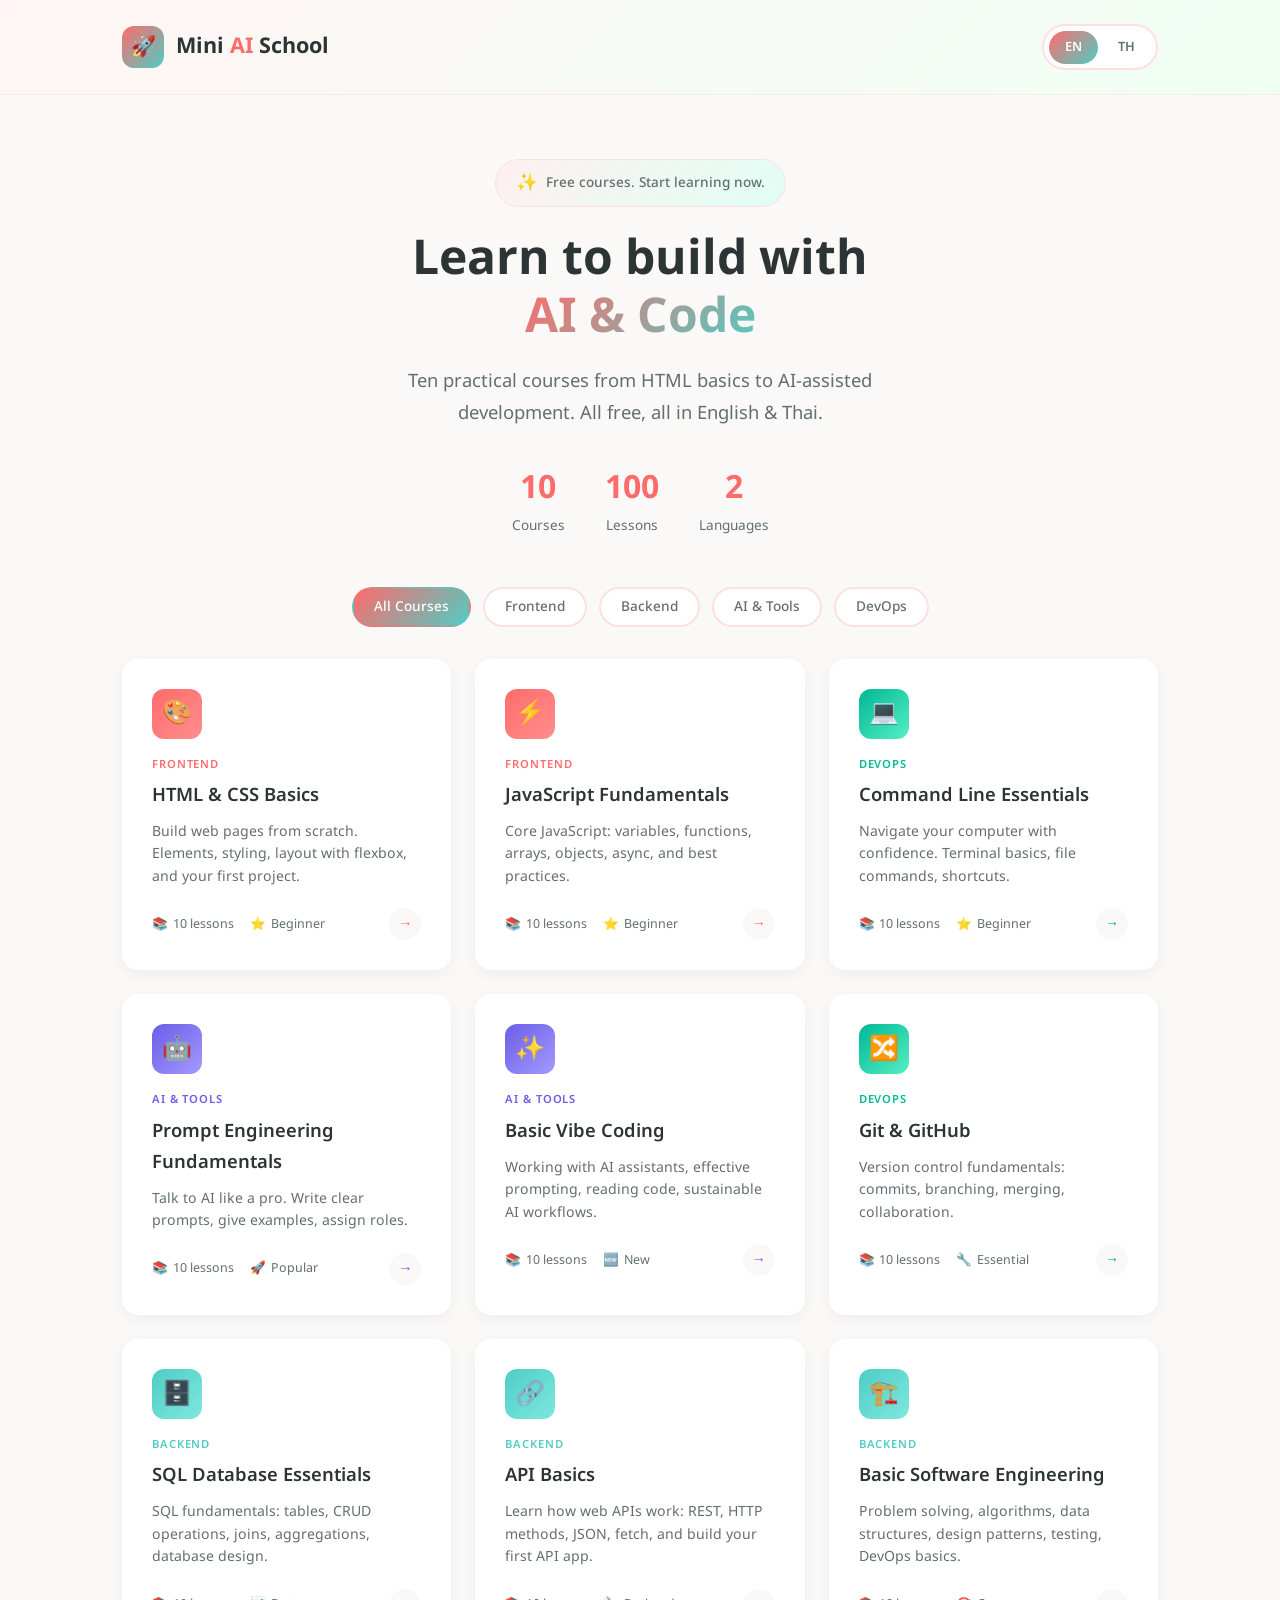
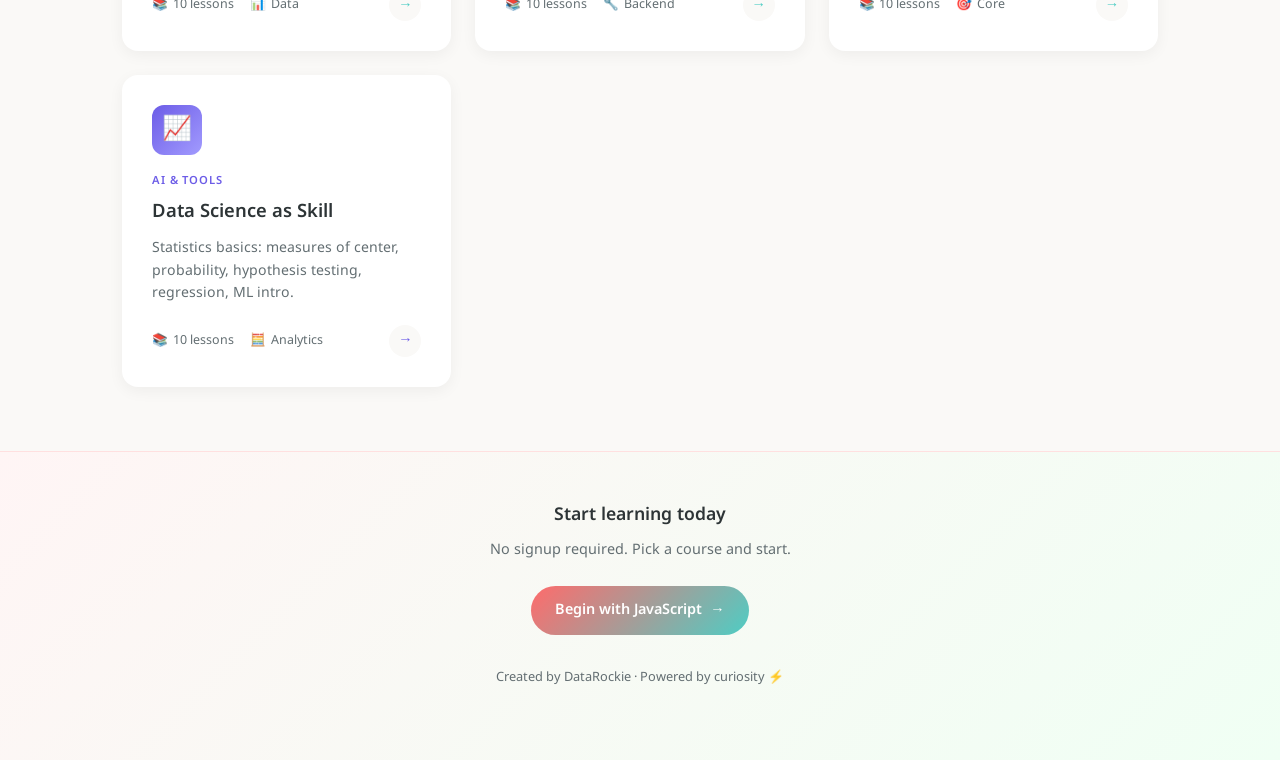
<file: index.html>
<!DOCTYPE html>
<html lang="en">
<head>
    <meta charset="UTF-8">
    <meta name="viewport" content="width=device-width, initial-scale=1.0">
    <title>Mini AI School - Free AI & Programming Courses | Learn AI for Beginners</title>
    <meta name="description" content="Free AI courses for beginners in Thailand. Learn AI, prompt engineering, and programming from scratch. No experience needed. 10 practical courses in English & Thai.">
    <meta name="keywords" content="learn ai, free ai course, ai for beginners, เรียน ai, คอร์ส ai ฟรี, ai สำหรับผู้เริ่มต้น, learn coding, เขียนโค้ด, programming course, thailand, free course">
    <meta name="author" content="DataRockie">
    <meta name="robots" content="index, follow">
    <link rel="canonical" href="https://mini-ai.datarockie.com/">
    
    <!-- Open Graph -->
    <meta property="og:title" content="Mini AI School - Free AI & Programming Courses">
    <meta property="og:description" content="Free AI courses for beginners. Learn prompt engineering, coding, and more. 10 courses in EN/TH.">
    <meta property="og:image" content="https://mini-ai.datarockie.com/og-image-mini-ai-school.webp">
    <meta property="og:url" content="https://mini-ai.datarockie.com/">
    <meta property="og:type" content="website">
    <meta property="og:locale" content="en_US">
    <meta property="og:locale:alternate" content="th_TH">
    <meta property="og:site_name" content="Mini AI School">
    
    <!-- Twitter Card -->
    <meta name="twitter:card" content="summary_large_image">
    <meta name="twitter:title" content="Mini AI School - Free AI & Programming Courses">
    <meta name="twitter:description" content="Free AI courses for beginners. Learn prompt engineering, coding, and more.">
    <meta name="twitter:image" content="https://mini-ai.datarockie.com/og-image-mini-ai-school.webp">
    
    <!-- JSON-LD Structured Data -->
    <script type="application/ld+json">
    {
        "@context": "https://schema.org",
        "@type": "WebSite",
        "name": "Mini AI School",
        "description": "Free AI & programming courses for beginners in Thailand",
        "url": "https://mini-ai.datarockie.com",
        "inLanguage": ["en", "th"],
        "publisher": {
            "@type": "Organization",
            "name": "DataRockie",
            "url": "https://datarockie.com"
        }
    }
    </script>
    
    <link rel="preconnect" href="https://fonts.googleapis.com">
    <link rel="preconnect" href="https://fonts.gstatic.com" crossorigin>
    <link href="https://fonts.googleapis.com/css2?family=JetBrains+Mono:wght@400;500;600;700&family=Noto+Sans+Thai:wght@400;500;600;700&display=swap" rel="stylesheet">
    <style>
        :root {
            --bg: #faf9f7;
            --bg-alt: #fff5f5;
            --text: #2d3436;
            --text-muted: #636e72;
            --accent-coral: #ff6b6b;
            --accent-teal: #4ecdc4;
            --accent-purple: #6c5ce7;
            --accent-yellow: #ffeaa7;
            --card-bg: #ffffff;
            --border: #ffe0e0;
            --shadow: 0 8px 30px rgba(255, 107, 107, 0.12);
            --radius: 16px;
            --radius-sm: 10px;
        }

        * {
            margin: 0;
            padding: 0;
            box-sizing: border-box;
        }

        html {
            scroll-behavior: smooth;
        }

        body {
            font-family: 'Noto Sans Thai', sans-serif;
            background: var(--bg);
            color: var(--text);
            line-height: 1.7;
            min-height: 100vh;
        }

        /* Header */
        header {
            padding: 1.5rem 0;
            background: linear-gradient(135deg, #fff5f5 0%, #f0fff4 100%);
            border-bottom: 1px solid rgba(255, 107, 107, 0.1);
        }

        .header-inner {
            max-width: 1100px;
            margin: 0 auto;
            padding: 0 2rem;
            display: flex;
            justify-content: space-between;
            align-items: center;
        }

        .logo {
            display: flex;
            align-items: center;
            gap: 0.75rem;
        }

        .logo-icon {
            width: 42px;
            height: 42px;
            background: linear-gradient(135deg, var(--accent-coral) 0%, var(--accent-teal) 100%);
            border-radius: 12px;
            display: flex;
            align-items: center;
            justify-content: center;
            font-size: 1.25rem;
        }

        .logo-text {
            font-size: 1.35rem;
            font-weight: 700;
            color: var(--text);
        }

        .logo-text span {
            color: var(--accent-coral);
        }

        /* Language toggle */
        .lang-toggle {
            display: inline-flex;
            align-items: center;
            gap: 0.25rem;
            background: var(--card-bg);
            border: 2px solid var(--border);
            border-radius: 25px;
            padding: 0.3rem;
        }

        .lang-btn {
            background: none;
            border: none;
            color: var(--text-muted);
            font-family: inherit;
            font-size: 0.8rem;
            font-weight: 600;
            cursor: pointer;
            padding: 0.4rem 1rem;
            border-radius: 20px;
            transition: all 0.25s ease;
        }

        .lang-btn:hover {
            color: var(--text);
        }

        .lang-btn.active {
            background: linear-gradient(135deg, var(--accent-coral) 0%, var(--accent-teal) 100%);
            color: #fff;
        }

        /* Hero */
        .hero {
            max-width: 1100px;
            margin: 0 auto;
            padding: 4rem 2rem 3rem;
            text-align: center;
        }

        .hero-badge {
            display: inline-flex;
            align-items: center;
            gap: 0.5rem;
            background: linear-gradient(135deg, #fff0f0 0%, #e0fff5 100%);
            border: 1px solid var(--border);
            padding: 0.5rem 1.25rem;
            border-radius: 25px;
            font-size: 0.85rem;
            font-weight: 500;
            color: var(--text-muted);
            margin-bottom: 1.5rem;
        }

        .hero-badge .icon {
            font-size: 1.1rem;
        }

        .hero h1 {
            font-size: 3rem;
            font-weight: 700;
            line-height: 1.2;
            margin-bottom: 1.25rem;
            color: var(--text);
        }

        .hero h1 .highlight {
            background: linear-gradient(135deg, var(--accent-coral) 0%, var(--accent-teal) 100%);
            -webkit-background-clip: text;
            -webkit-text-fill-color: transparent;
            background-clip: text;
        }

        .hero p {
            font-size: 1.15rem;
            color: var(--text-muted);
            max-width: 550px;
            margin: 0 auto 2rem;
        }

        .hero-stats {
            display: flex;
            justify-content: center;
            gap: 2.5rem;
            flex-wrap: wrap;
        }

        .stat {
            text-align: center;
        }

        .stat-number {
            font-size: 2rem;
            font-weight: 700;
            color: var(--accent-coral);
        }

        .stat-label {
            font-size: 0.85rem;
            color: var(--text-muted);
        }

        /* Category tabs */
        .category-tabs {
            max-width: 1100px;
            margin: 0 auto;
            padding: 0 2rem;
            display: flex;
            justify-content: center;
            gap: 0.75rem;
            flex-wrap: wrap;
            margin-bottom: 2rem;
        }

        .category-tab {
            background: var(--card-bg);
            border: 2px solid var(--border);
            border-radius: 25px;
            padding: 0.5rem 1.25rem;
            font-family: inherit;
            font-size: 0.85rem;
            font-weight: 500;
            color: var(--text-muted);
            cursor: pointer;
            transition: all 0.25s ease;
        }

        .category-tab:hover {
            border-color: var(--accent-coral);
            color: var(--accent-coral);
        }

        .category-tab.active {
            background: linear-gradient(135deg, var(--accent-coral) 0%, var(--accent-teal) 100%);
            border-color: transparent;
            color: #fff;
        }

        /* Courses Grid */
        .courses {
            max-width: 1100px;
            margin: 0 auto;
            padding: 0 2rem 4rem;
            display: grid;
            grid-template-columns: repeat(auto-fill, minmax(320px, 1fr));
            gap: 1.5rem;
        }

        .course-card {
            background: var(--card-bg);
            border: 2px solid transparent;
            border-radius: var(--radius);
            padding: 1.75rem;
            text-decoration: none;
            color: inherit;
            transition: all 0.3s ease;
            box-shadow: 0 4px 15px rgba(0, 0, 0, 0.05);
            position: relative;
            overflow: hidden;
        }

        .course-card::before {
            content: '';
            position: absolute;
            top: 0;
            left: 0;
            right: 0;
            height: 4px;
            background: linear-gradient(90deg, var(--card-accent, var(--accent-coral)) 0%, var(--card-accent2, var(--accent-teal)) 100%);
            opacity: 0;
            transition: opacity 0.3s ease;
        }

        .course-card:hover {
            transform: translateY(-4px);
            box-shadow: var(--shadow);
            border-color: var(--border);
        }

        .course-card:hover::before {
            opacity: 1;
        }

        .course-card:focus-visible {
            outline: 2px solid var(--accent-coral);
            outline-offset: 2px;
        }

        .course-icon {
            width: 50px;
            height: 50px;
            border-radius: 12px;
            display: flex;
            align-items: center;
            justify-content: center;
            font-size: 1.5rem;
            margin-bottom: 1rem;
            background: linear-gradient(135deg, var(--card-accent, var(--accent-coral)) 0%, var(--card-accent2, var(--accent-teal)) 100%);
            color: #fff;
        }

        .course-category {
            font-size: 0.7rem;
            font-weight: 600;
            text-transform: uppercase;
            letter-spacing: 0.08em;
            color: var(--card-accent, var(--accent-coral));
            margin-bottom: 0.4rem;
        }

        .course-card h3 {
            font-size: 1.15rem;
            font-weight: 600;
            margin-bottom: 0.6rem;
            color: var(--text);
        }

        .course-card p {
            font-size: 0.88rem;
            color: var(--text-muted);
            margin-bottom: 1.25rem;
            line-height: 1.6;
        }

        .course-footer {
            display: flex;
            justify-content: space-between;
            align-items: center;
        }

        .course-meta {
            display: flex;
            gap: 1rem;
            font-size: 0.78rem;
            color: var(--text-muted);
        }

        .course-meta span {
            display: flex;
            align-items: center;
            gap: 0.3rem;
        }

        .course-arrow {
            width: 32px;
            height: 32px;
            border-radius: 50%;
            background: var(--bg);
            display: flex;
            align-items: center;
            justify-content: center;
            color: var(--card-accent, var(--accent-coral));
            font-size: 0.9rem;
            transition: all 0.25s ease;
        }

        .course-card:hover .course-arrow {
            background: linear-gradient(135deg, var(--accent-coral) 0%, var(--accent-teal) 100%);
            color: #fff;
        }

        /* Category colors */
        .course-card[data-category="frontend"] {
            --card-accent: var(--accent-coral);
            --card-accent2: #ff8e8e;
        }

        .course-card[data-category="backend"] {
            --card-accent: var(--accent-teal);
            --card-accent2: #7ee8e0;
        }

        .course-card[data-category="ai"] {
            --card-accent: var(--accent-purple);
            --card-accent2: #a29bfe;
        }

        .course-card[data-category="devops"] {
            --card-accent: #00b894;
            --card-accent2: #55efc4;
        }

        /* Footer */
        footer {
            background: linear-gradient(135deg, #fff5f5 0%, #f0fff4 100%);
            border-top: 1px solid var(--border);
            padding: 3rem 0;
            text-align: center;
        }

        .footer-inner {
            max-width: 600px;
            margin: 0 auto;
            padding: 0 2rem;
        }

        footer h3 {
            font-size: 1.1rem;
            font-weight: 600;
            margin-bottom: 0.5rem;
            color: var(--text);
        }

        footer p {
            color: var(--text-muted);
            font-size: 0.9rem;
            margin-bottom: 1.5rem;
        }

        .footer-cta {
            display: inline-flex;
            align-items: center;
            gap: 0.5rem;
            background: linear-gradient(135deg, var(--accent-coral) 0%, var(--accent-teal) 100%);
            color: #fff;
            padding: 0.75rem 1.5rem;
            border-radius: 25px;
            text-decoration: none;
            font-weight: 600;
            font-size: 0.9rem;
            transition: transform 0.25s ease, box-shadow 0.25s ease;
        }

        .footer-cta:hover {
            transform: translateY(-2px);
            box-shadow: 0 8px 25px rgba(255, 107, 107, 0.3);
        }

        .footer-credit {
            margin-top: 2rem;
            font-size: 0.8rem;
            color: var(--text-muted);
        }

        /* Responsive */
        @media (max-width: 768px) {
            .header-inner {
                flex-direction: column;
                gap: 1rem;
            }

            .hero h1 {
                font-size: 2.2rem;
            }

            .hero p {
                font-size: 1rem;
            }

            .hero-stats {
                gap: 1.5rem;
            }

            .courses {
                grid-template-columns: 1fr;
                padding: 0 1.25rem 3rem;
            }
        }
    </style>
</head>
<body>
    <header>
        <div class="header-inner">
            <div class="logo">
                <div class="logo-icon">🚀</div>
                <div class="logo-text">Mini <span>AI</span> School</div>
            </div>
            <div class="lang-toggle" id="langToggle">
                <button class="lang-btn active" data-lang="en">EN</button>
                <button class="lang-btn" data-lang="th">TH</button>
            </div>
        </div>
    </header>

    <main>
        <section class="hero">
            <div class="hero-badge">
                <span class="icon">✨</span>
                <span data-en="Free courses. Start learning now." data-th="คอร์สฟรี เริ่มเรียนได้ทันที">Free courses. Start learning now.</span>
            </div>
            <h1>
                <span data-en="Learn to build with" data-th="เรียนรู้ศาสตร์แห่งการพัฒนาด้วย">Learn to build with</span><br>
                <span class="highlight" data-en="AI & Code" data-th="AI และ Code">AI & Code</span>
            </h1>
            <p data-en="Ten practical courses from HTML basics to AI-assisted development. All free, all in English & Thai." data-th="สิบหลักสูตรปฏิบัติ ตั้งแต่พื้นฐาน HTML ไปจนถึงการพัฒนาด้วย AI ทั้งหมดฟรี ทั้งภาษาอังกฤษและไทย">Ten practical courses from HTML basics to AI-assisted development. All free, all in English & Thai.</p>
            <div class="hero-stats">
                <div class="stat">
                    <div class="stat-number">10</div>
                    <div class="stat-label" data-en="Courses" data-th="หลักสูตร">Courses</div>
                </div>
                <div class="stat">
                    <div class="stat-number">100</div>
                    <div class="stat-label" data-en="Lessons" data-th="บทเรียน">Lessons</div>
                </div>
                <div class="stat">
                    <div class="stat-number">2</div>
                    <div class="stat-label" data-en="Languages" data-th="ภาษา">Languages</div>
                </div>
            </div>
        </section>

        <div class="category-tabs">
            <button class="category-tab active" data-filter="all" data-en="All Courses" data-th="ทุกหลักสูตร">All Courses</button>
            <button class="category-tab" data-filter="frontend" data-en="Frontend" data-th="Frontend">Frontend</button>
            <button class="category-tab" data-filter="backend" data-en="Backend" data-th="Backend">Backend</button>
            <button class="category-tab" data-filter="ai" data-en="AI & Tools" data-th="AI และ Tools">AI & Tools</button>
            <button class="category-tab" data-filter="devops" data-en="DevOps" data-th="DevOps">DevOps</button>
        </div>

        <section class="courses">
            <a href="/courses/html-css/index.html" class="course-card" data-category="frontend">
                <div class="course-icon">🎨</div>
                <div class="course-category" data-en="Frontend" data-th="Frontend">Frontend</div>
                <h3 data-en="HTML & CSS Basics" data-th="พื้นฐาน HTML & CSS">HTML & CSS Basics</h3>
                <p data-en="Build web pages from scratch. Elements, styling, layout with flexbox, and your first project." data-th="สร้างเว็บเพจตั้งแต่เริ่มต้น อิลีเมนต์, สไตล์, เลย์เอาต์ด้วย flexbox และโปรเจกต์แรก">Build web pages from scratch. Elements, styling, layout with flexbox, and your first project.</p>
                <div class="course-footer">
                    <div class="course-meta">
                        <span>📚 <span data-en="10 lessons" data-th="10 บทเรียน">10 lessons</span></span>
                        <span>⭐ <span data-en="Beginner" data-th="ผู้เริ่มต้น">Beginner</span></span>
                    </div>
                    <div class="course-arrow">→</div>
                </div>
            </a>

            <a href="/courses/javascript/index.html" class="course-card" data-category="frontend">
                <div class="course-icon">⚡</div>
                <div class="course-category" data-en="Frontend" data-th="Frontend">Frontend</div>
                <h3 data-en="JavaScript Fundamentals" data-th="พื้นฐาน JavaScript">JavaScript Fundamentals</h3>
                <p data-en="Core JavaScript: variables, functions, arrays, objects, async, and best practices." data-th="JavaScript หลัก: ตัวแปร, ฟังก์ชัน, อาร์เรย์, ออบเจกต์, async และแนวปฏิบัติที่ดี">Core JavaScript: variables, functions, arrays, objects, async, and best practices.</p>
                <div class="course-footer">
                    <div class="course-meta">
                        <span>📚 <span data-en="10 lessons" data-th="10 บทเรียน">10 lessons</span></span>
                        <span>⭐ <span data-en="Beginner" data-th="ผู้เริ่มต้น">Beginner</span></span>
                    </div>
                    <div class="course-arrow">→</div>
                </div>
            </a>

            <a href="/courses/command-line-essentials/index.html" class="course-card" data-category="devops">
                <div class="course-icon">💻</div>
                <div class="course-category" data-en="DevOps" data-th="DevOps">DevOps</div>
                <h3 data-en="Command Line Essentials" data-th="พื้นฐาน Command Line">Command Line Essentials</h3>
                <p data-en="Navigate your computer with confidence. Terminal basics, file commands, shortcuts." data-th="ใช้คอมพิวเตอร์อย่างมั่นใจ พื้นฐาน Terminal, คำสั่งไฟล์, แป้นลัด">Navigate your computer with confidence. Terminal basics, file commands, shortcuts.</p>
                <div class="course-footer">
                    <div class="course-meta">
                        <span>📚 <span data-en="10 lessons" data-th="10 บทเรียน">10 lessons</span></span>
                        <span>⭐ <span data-en="Beginner" data-th="ผู้เริ่มต้น">Beginner</span></span>
                    </div>
                    <div class="course-arrow">→</div>
                </div>
            </a>

            <a href="/courses/prompt-engineering/index.html" class="course-card" data-category="ai">
                <div class="course-icon">🤖</div>
                <div class="course-category" data-en="AI & Tools" data-th="AI และ Tools">AI & Tools</div>
                <h3 data-en="Prompt Engineering Fundamentals" data-th="พื้นฐาน Prompt Engineering">Prompt Engineering Fundamentals</h3>
                <p data-en="Talk to AI like a pro. Write clear prompts, give examples, assign roles." data-th="สนทนากับ AI เป็นมืออาชีพ เขียน prompts ที่ชัดเจน, ให้ตัวอย่าง, มอบหมายบทบาท">Talk to AI like a pro. Write clear prompts, give examples, assign roles.</p>
                <div class="course-footer">
                    <div class="course-meta">
                        <span>📚 <span data-en="10 lessons" data-th="10 บทเรียน">10 lessons</span></span>
                        <span>🚀 <span data-en="Popular" data-th="ยอดนิยม">Popular</span></span>
                    </div>
                    <div class="course-arrow">→</div>
                </div>
            </a>

            <a href="/courses/vibe-coding/index.html" class="course-card" data-category="ai">
                <div class="course-icon">✨</div>
                <div class="course-category" data-en="AI & Tools" data-th="AI และ Tools">AI & Tools</div>
                <h3 data-en="Basic Vibe Coding" data-th="พื้นฐาน Vibe Coding">Basic Vibe Coding</h3>
                <p data-en="Working with AI assistants, effective prompting, reading code, sustainable AI workflows." data-th="การทำงานกับ AI assistant, การพร้อมท์ที่มีประสิทธิภาพ, การอ่านโค้ด, เวิร์กโฟลว์ AI">Working with AI assistants, effective prompting, reading code, sustainable AI workflows.</p>
                <div class="course-footer">
                    <div class="course-meta">
                        <span>📚 <span data-en="10 lessons" data-th="10 บทเรียน">10 lessons</span></span>
                        <span>🆕 <span data-en="New" data-th="ใหม่">New</span></span>
                    </div>
                    <div class="course-arrow">→</div>
                </div>
            </a>

            <a href="/courses/git-github/index.html" class="course-card" data-category="devops">
                <div class="course-icon">🔀</div>
                <div class="course-category" data-en="DevOps" data-th="DevOps">DevOps</div>
                <h3 data-en="Git & GitHub" data-th="Git & GitHub">Git & GitHub</h3>
                <p data-en="Version control fundamentals: commits, branching, merging, collaboration." data-th="พื้นฐานการควบคุมเวอร์ชัน: commits, branching, merging, การทำงานร่วมกัน">Version control fundamentals: commits, branching, merging, collaboration.</p>
                <div class="course-footer">
                    <div class="course-meta">
                        <span>📚 <span data-en="10 lessons" data-th="10 บทเรียน">10 lessons</span></span>
                        <span>🔧 <span data-en="Essential" data-th="จำเป็น">Essential</span></span>
                    </div>
                    <div class="course-arrow">→</div>
                </div>
            </a>

            <a href="/courses/database/index.html" class="course-card" data-category="backend">
                <div class="course-icon">🗄️</div>
                <div class="course-category" data-en="Backend" data-th="Backend">Backend</div>
                <h3 data-en="SQL Database Essentials" data-th="พื้นฐาน SQL Database">SQL Database Essentials</h3>
                <p data-en="SQL fundamentals: tables, CRUD operations, joins, aggregations, database design." data-th="พื้นฐาน SQL: ตาราง, การ CRUD, joins, aggregations, การออกแบบฐานข้อมูล">SQL fundamentals: tables, CRUD operations, joins, aggregations, database design.</p>
                <div class="course-footer">
                    <div class="course-meta">
                        <span>📚 <span data-en="10 lessons" data-th="10 บทเรียน">10 lessons</span></span>
                        <span>📊 <span data-en="Data" data-th="ข้อมูล">Data</span></span>
                    </div>
                    <div class="course-arrow">→</div>
                </div>
            </a>

            <a href="/courses/api-basics/index.html" class="course-card" data-category="backend">
                <div class="course-icon">🔗</div>
                <div class="course-category" data-en="Backend" data-th="Backend">Backend</div>
                <h3 data-en="API Basics" data-th="พื้นฐาน API">API Basics</h3>
                <p data-en="Learn how web APIs work: REST, HTTP methods, JSON, fetch, and build your first API app." data-th="เรียนรู้ว่า Web API ทำงานอย่างไร: REST, HTTP methods, JSON, fetch และสร้างแอป API แรก">Learn how web APIs work: REST, HTTP methods, JSON, fetch, and build your first API app.</p>
                <div class="course-footer">
                    <div class="course-meta">
                        <span>📚 <span data-en="10 lessons" data-th="10 บทเรียน">10 lessons</span></span>
                        <span>🔧 <span data-en="Backend" data-th="Backend">Backend</span></span>
                    </div>
                    <div class="course-arrow">→</div>
                </div>
            </a>

            <a href="/courses/software-engineering/index.html" class="course-card" data-category="backend">
                <div class="course-icon">🏗️</div>
                <div class="course-category" data-en="Backend" data-th="Backend">Backend</div>
                <h3 data-en="Basic Software Engineering" data-th="พื้นฐานวิศวกรรมซอฟต์แวร์">Basic Software Engineering</h3>
                <p data-en="Problem solving, algorithms, data structures, design patterns, testing, DevOps basics." data-th="การแก้ปัญหา, อัลกอริทึม, โครงสร้างข้อมูล, ดีไซน์แพทเทิร์น, การทดสอบ, DevOps">Problem solving, algorithms, data structures, design patterns, testing, DevOps basics.</p>
                <div class="course-footer">
                    <div class="course-meta">
                        <span>📚 <span data-en="10 lessons" data-th="10 บทเรียน">10 lessons</span></span>
                        <span>🎯 <span data-en="Core" data-th="แกนกลาง">Core</span></span>
                    </div>
                    <div class="course-arrow">→</div>
                </div>
            </a>

            <a href="/courses/data-science/index.html" class="course-card" data-category="ai">
                <div class="course-icon">📈</div>
                <div class="course-category" data-en="AI & Tools" data-th="AI และ Tools">AI & Tools</div>
                <h3 data-en="Data Science as Skill" data-th="วิทยาศาสตร์ข้อมูลเป็นทักษะ">Data Science as Skill</h3>
                <p data-en="Statistics basics: measures of center, probability, hypothesis testing, regression, ML intro." data-th="พื้นฐานสถิติ: การวัดศูนย์กลาง, ความน่าจะเป็น, การทดสอบสมมติฐาน, การถดถอย, ML">Statistics basics: measures of center, probability, hypothesis testing, regression, ML intro.</p>
                <div class="course-footer">
                    <div class="course-meta">
                        <span>📚 <span data-en="10 lessons" data-th="10 บทเรียน">10 lessons</span></span>
                        <span>🧮 <span data-en="Analytics" data-th="วิเคราะห์">Analytics</span></span>
                    </div>
                    <div class="course-arrow">→</div>
                </div>
            </a>
        </section>
    </main>

    <footer>
        <div class="footer-inner">
            <h3 data-en="Start learning today" data-th="เริ่มเรียนวันนี้">Start learning today</h3>
            <p data-en="No signup required. Pick a course and start." data-th="ไม่ต้องสมัคร เลือกคอร์สและเริ่มเรียนได้เลย">No signup required. Pick a course and start.</p>
            <a href="/courses/javascript/index.html" class="footer-cta">
                <span data-en="Begin with JavaScript" data-th="เริ่มกับ JavaScript">Begin with JavaScript</span> →
            </a>
            <p class="footer-credit">Created by DataRockie · Powered by curiosity ⚡</p>
        </div>
    </footer>

    <script>
        (function() {
            const LANG_KEY = 'preferred_lang';
            const toggle = document.getElementById('langToggle');
            if (!toggle) return;

            const translatables = document.querySelectorAll('[data-en][data-th]');

            function applyLang(lang) {
                translatables.forEach(el => {
                    el.textContent = el.getAttribute('data-' + lang) || el.getAttribute('data-en');
                });
                document.documentElement.lang = lang;
            }

            // Sync UI with stored preference
            const stored = localStorage.getItem(LANG_KEY) || 'en';
            toggle.querySelectorAll('.lang-btn').forEach(btn => {
                btn.classList.toggle('active', btn.dataset.lang === stored);
            });
            applyLang(stored);

            // Handle clicks
            toggle.querySelectorAll('.lang-btn').forEach(btn => {
                btn.addEventListener('click', () => {
                    const lang = btn.dataset.lang;
                    localStorage.setItem(LANG_KEY, lang);
                    toggle.querySelectorAll('.lang-btn').forEach(b => b.classList.remove('active'));
                    btn.classList.add('active');
                    applyLang(lang);
                });
            });

            // Category filter
            const tabs = document.querySelectorAll('.category-tab');
            const cards = document.querySelectorAll('.course-card');

            tabs.forEach(tab => {
                tab.addEventListener('click', () => {
                    const filter = tab.dataset.filter;

                    tabs.forEach(t => t.classList.remove('active'));
                    tab.classList.add('active');

                    cards.forEach(card => {
                        if (filter === 'all' || card.dataset.category === filter) {
                            card.style.display = 'block';
                        } else {
                            card.style.display = 'none';
                        }
                    });
                });
            });
        })();
    </script>
</body>
</html>
</file>
